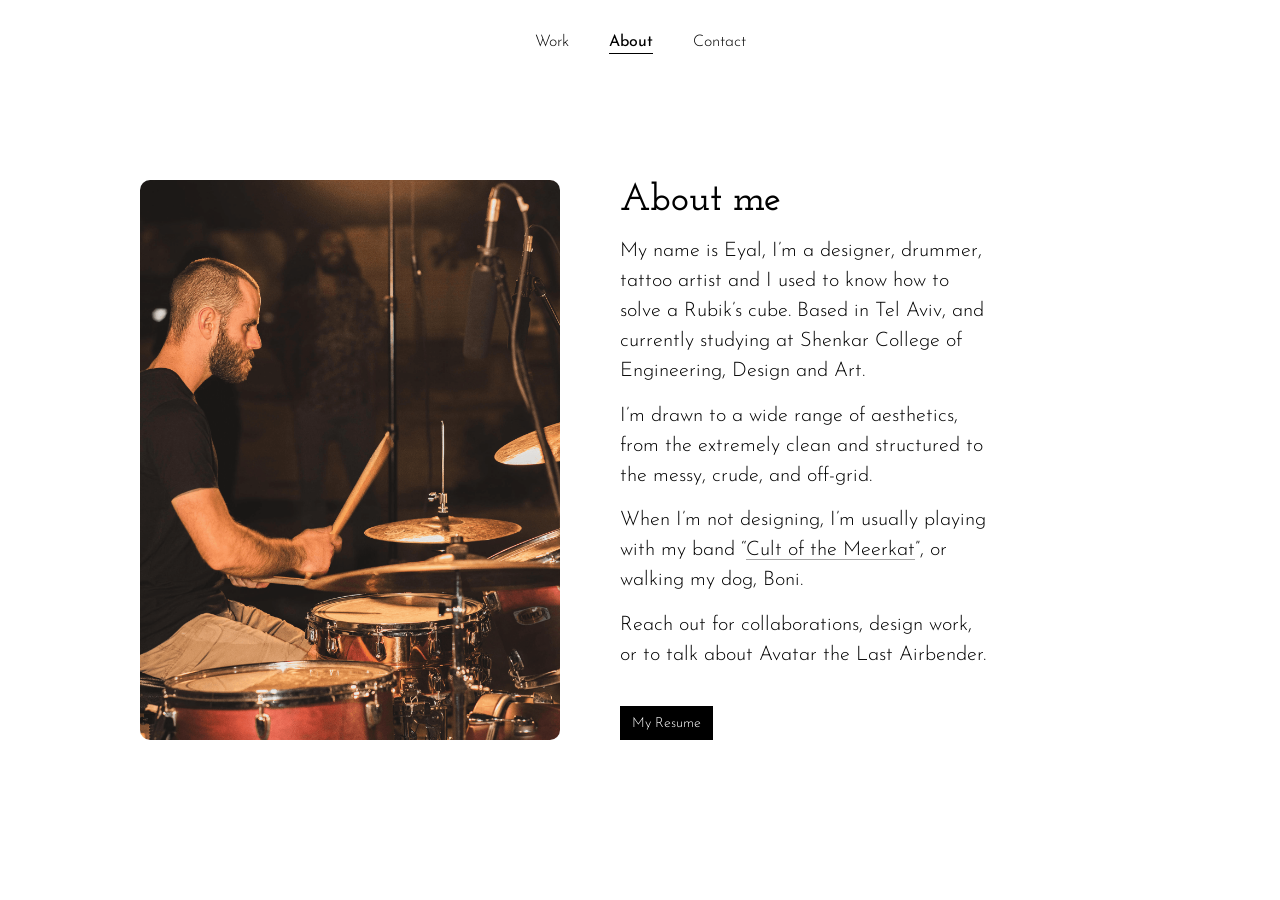
<file: about.html>
<!DOCTYPE html>
<html lang="en">
<head>
  <script>/* local only: lets me select text while working; the live site keeps it off */if(/^(localhost|127\.|192\.168\.|10\.|$)/.test(location.hostname))document.documentElement.classList.add("dev");</script>
  <meta charset="UTF-8">
  <meta name="viewport" content="width=device-width, initial-scale=1.0">
  <title>About - Eyal Raz</title>
  <meta property="og:type" content="website">
  <meta property="og:site_name" content="Eyal Raz">
  <meta property="og:title" content="About - Eyal Raz">
  <meta property="og:description" content="About Eyal Raz, web designer.">
  <meta property="og:url" content="https://eyalraz.com/about.html">
  <meta property="og:image" content="https://eyalraz.com/images/og.png?v=2">
  <meta property="og:image:width" content="1200">
  <meta property="og:image:height" content="630">
  <meta name="twitter:card" content="summary_large_image">
  <link rel="preconnect" href="https://fonts.googleapis.com">
  <link rel="preconnect" href="https://fonts.gstatic.com" crossorigin>
  <link href="https://fonts.googleapis.com/css2?family=Josefin+Sans:wght@100..700&family=Josefin+Slab:wght@100..700&display=swap" rel="stylesheet">
  <link rel="icon" type="image/png" sizes="32x32" href="images/favicon/favicon-32.png">
  <link rel="icon" type="image/png" sizes="16x16" href="images/favicon/favicon-16.png">
  <link rel="apple-touch-icon" sizes="180x180" href="images/favicon/apple-touch-icon.png">
  <link rel="stylesheet" href="styles.css?v=109">
  <script src="nav.js" defer></script>
</head>
<body>

  <header class="nav">
    <a href="./#work" class="nav-link">Work</a>
    <a href="about.html" class="nav-link is-current">About</a>
    <a href="contact.html" class="nav-link">Contact</a>
  </header>

  <!-- ── About ────────────────────────────────────────────── -->
  <section class="about" id="about">
    <div class="about-photo frame">
      <picture><source srcset="img/mobile/eyal.jpg" media="(max-width: 700px)"><img src="img/eyal.png" alt="Eyal Raz"></picture>
    </div>

    <div class="about-text">
      <h1 class="about-title">About me</h1>

      <div class="about-body">
      <p>My name is Eyal, I&rsquo;m a designer, drummer, tattoo artist and I used to know how to solve a Rubik&rsquo;s cube. Based in Tel Aviv, and currently studying at Shenkar College of Engineering, Design and Art.</p>
      <p>I&rsquo;m drawn to a wide range of aesthetics, from the extremely clean and structured to the messy, crude, and off-grid.</p>
      <p>When I&rsquo;m not designing, I&rsquo;m usually playing with my band &ldquo;<a href="https://www.instagram.com/cult.of.the.meerkat?cplk=NDB0cm1zdnh6ZWpj&utm_source=qr" target="_blank" rel="noopener">Cult of the Meerkat</a>&rdquo;, or walking my dog, Boni.</p>
      <p>Reach out for collaborations, design work, or to talk about Avatar the Last Airbender.</p>
      </div>

      <a href="resume.pdf" class="button" target="_blank" rel="noopener">My Resume</a>
    </div>
  </section>

</body>
</html>
</file>
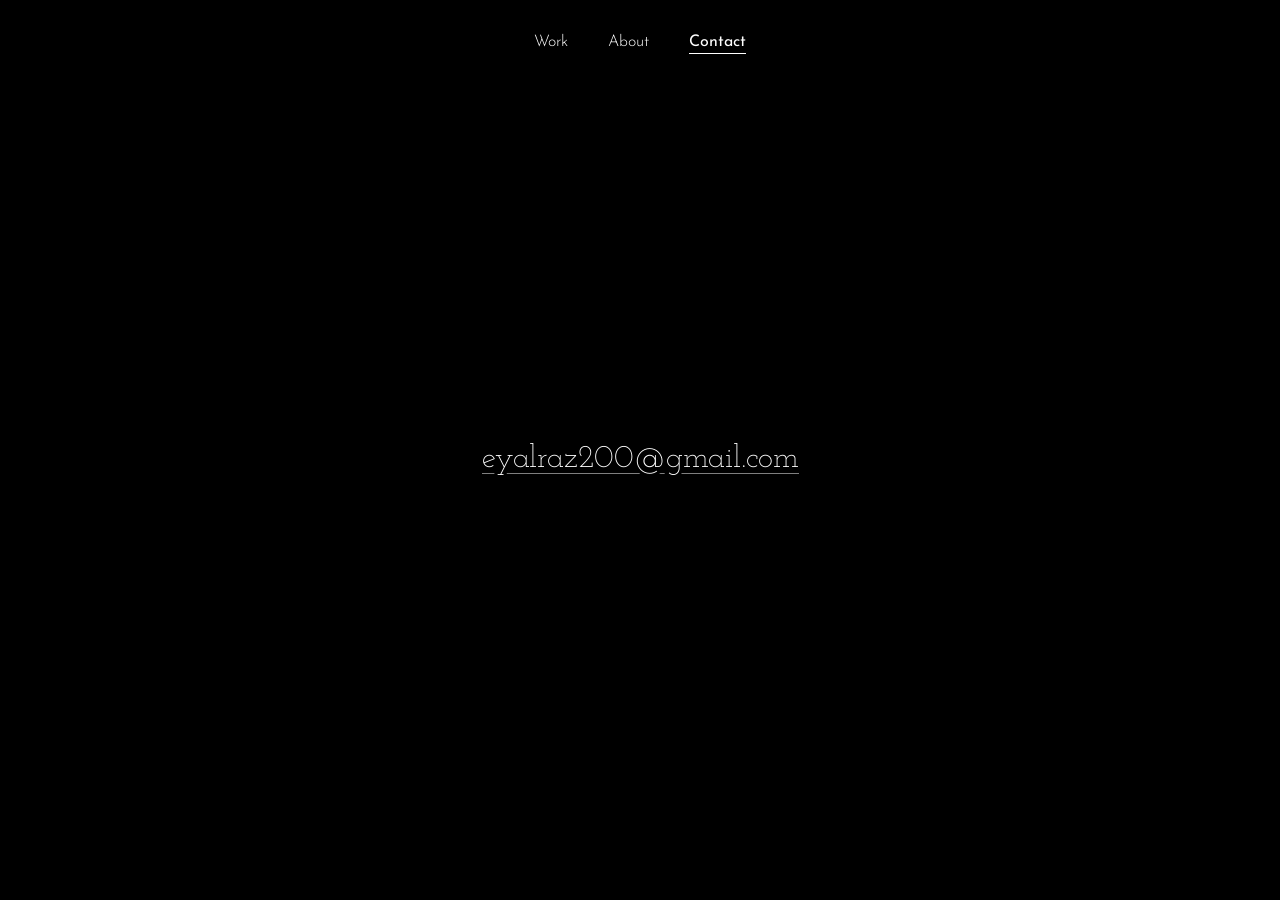
<file: contact.html>
<!DOCTYPE html>
<html lang="en">
<head>
  <script>/* local only: lets me select text while working; the live site keeps it off */if(/^(localhost|127\.|192\.168\.|10\.|$)/.test(location.hostname))document.documentElement.classList.add("dev");</script>
  <meta charset="UTF-8">
  <meta name="viewport" content="width=device-width, initial-scale=1.0">
  <title>Contact - Eyal Raz</title>
  <meta property="og:type" content="website">
  <meta property="og:site_name" content="Eyal Raz">
  <meta property="og:title" content="Contact - Eyal Raz">
  <meta property="og:description" content="Get in touch with Eyal Raz, web designer.">
  <meta property="og:url" content="https://eyalraz.com/contact.html">
  <meta property="og:image" content="https://eyalraz.com/images/og.png?v=2">
  <meta property="og:image:width" content="1200">
  <meta property="og:image:height" content="630">
  <meta name="twitter:card" content="summary_large_image">
  <link rel="preconnect" href="https://fonts.googleapis.com">
  <link rel="preconnect" href="https://fonts.gstatic.com" crossorigin>
  <link href="https://fonts.googleapis.com/css2?family=Josefin+Sans:wght@100..700&family=Josefin+Slab:wght@100..700&display=swap" rel="stylesheet">
  <link rel="icon" type="image/png" sizes="32x32" href="images/favicon/favicon-32.png">
  <link rel="icon" type="image/png" sizes="16x16" href="images/favicon/favicon-16.png">
  <link rel="apple-touch-icon" sizes="180x180" href="images/favicon/apple-touch-icon.png">
  <link rel="stylesheet" href="styles.css?v=109">
  <script src="nav.js" defer></script>
</head>
<body class="is-dark">

  <header class="nav">
    <a href="./#work" class="nav-link">Work</a>
    <a href="about.html" class="nav-link">About</a>
    <a href="contact.html" class="nav-link is-current">Contact</a>
  </header>

  <!-- ── Contact ──────────────────────────────────────────── -->
  <section class="contact" id="contact">
    <a href="mailto:eyalraz200@gmail.com" class="contact-email">eyalraz200@gmail.com</a>
  </section>

</body>
</html>
</file>
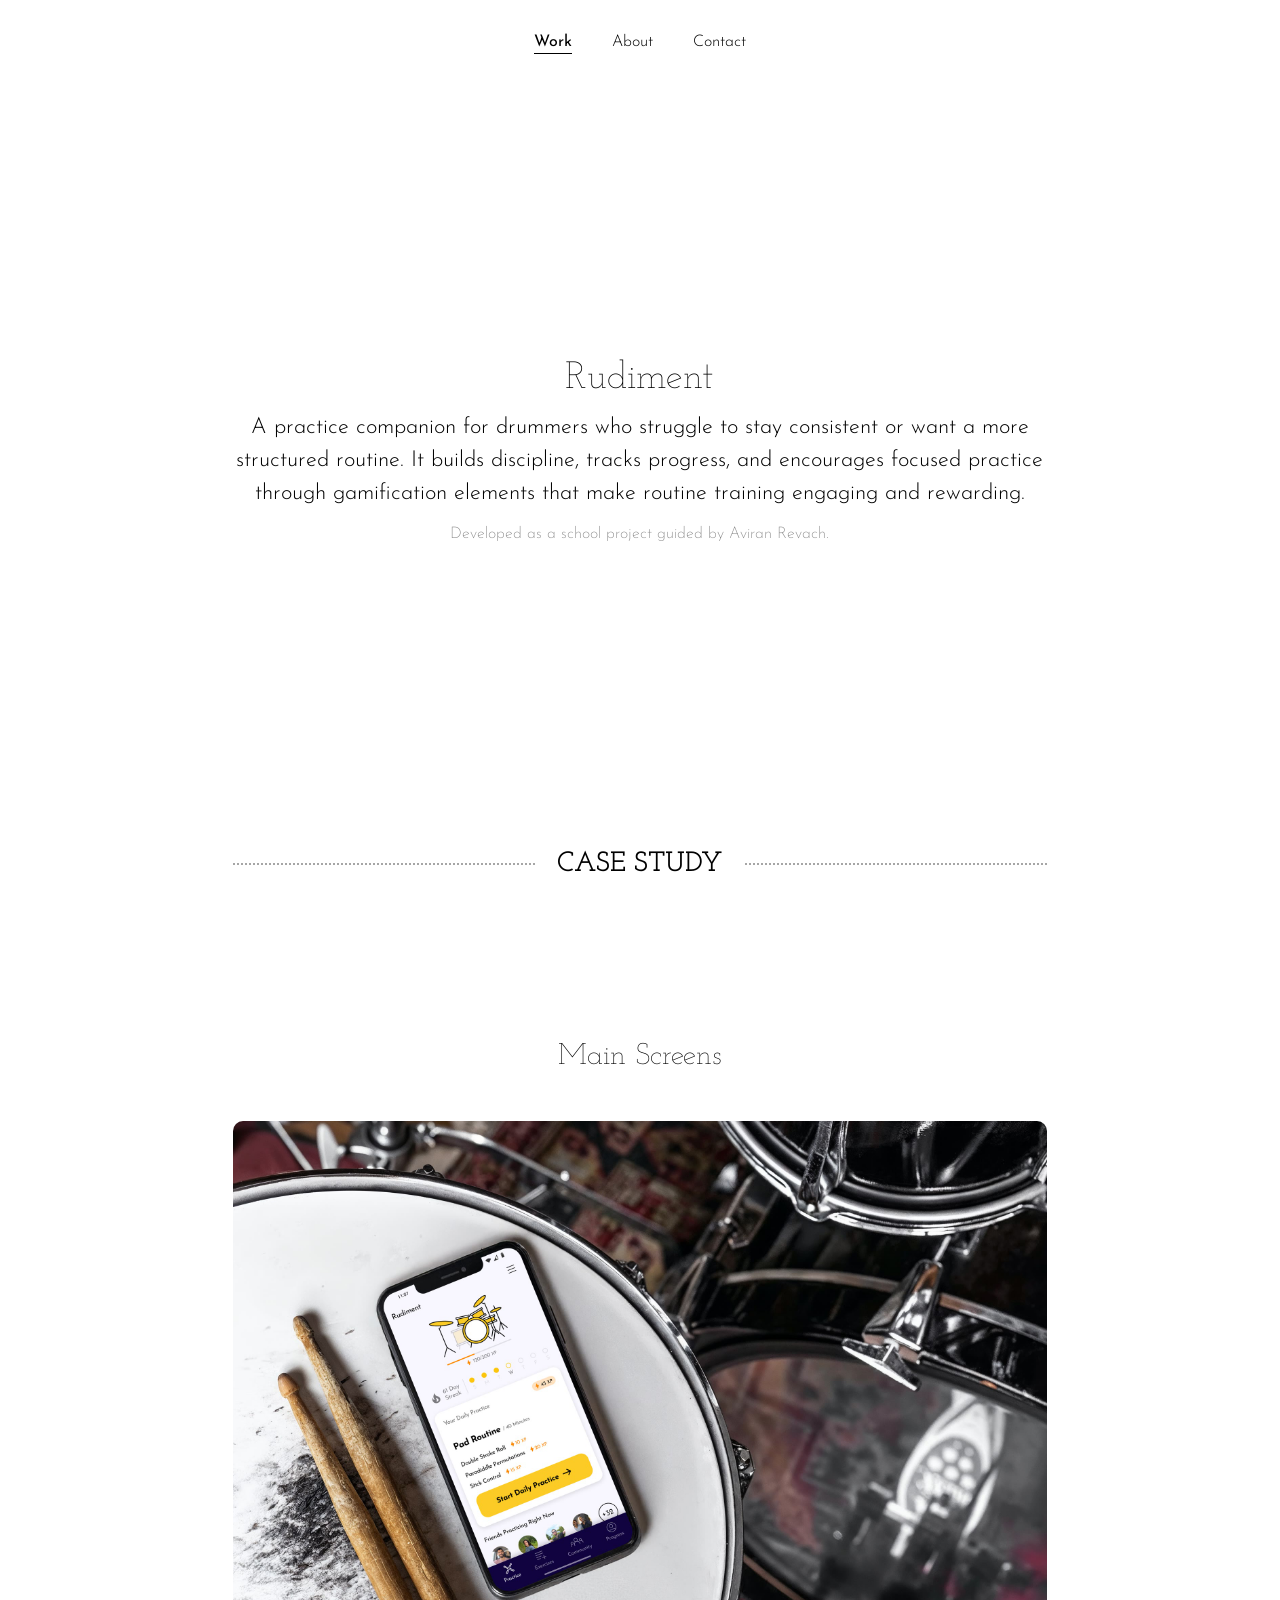
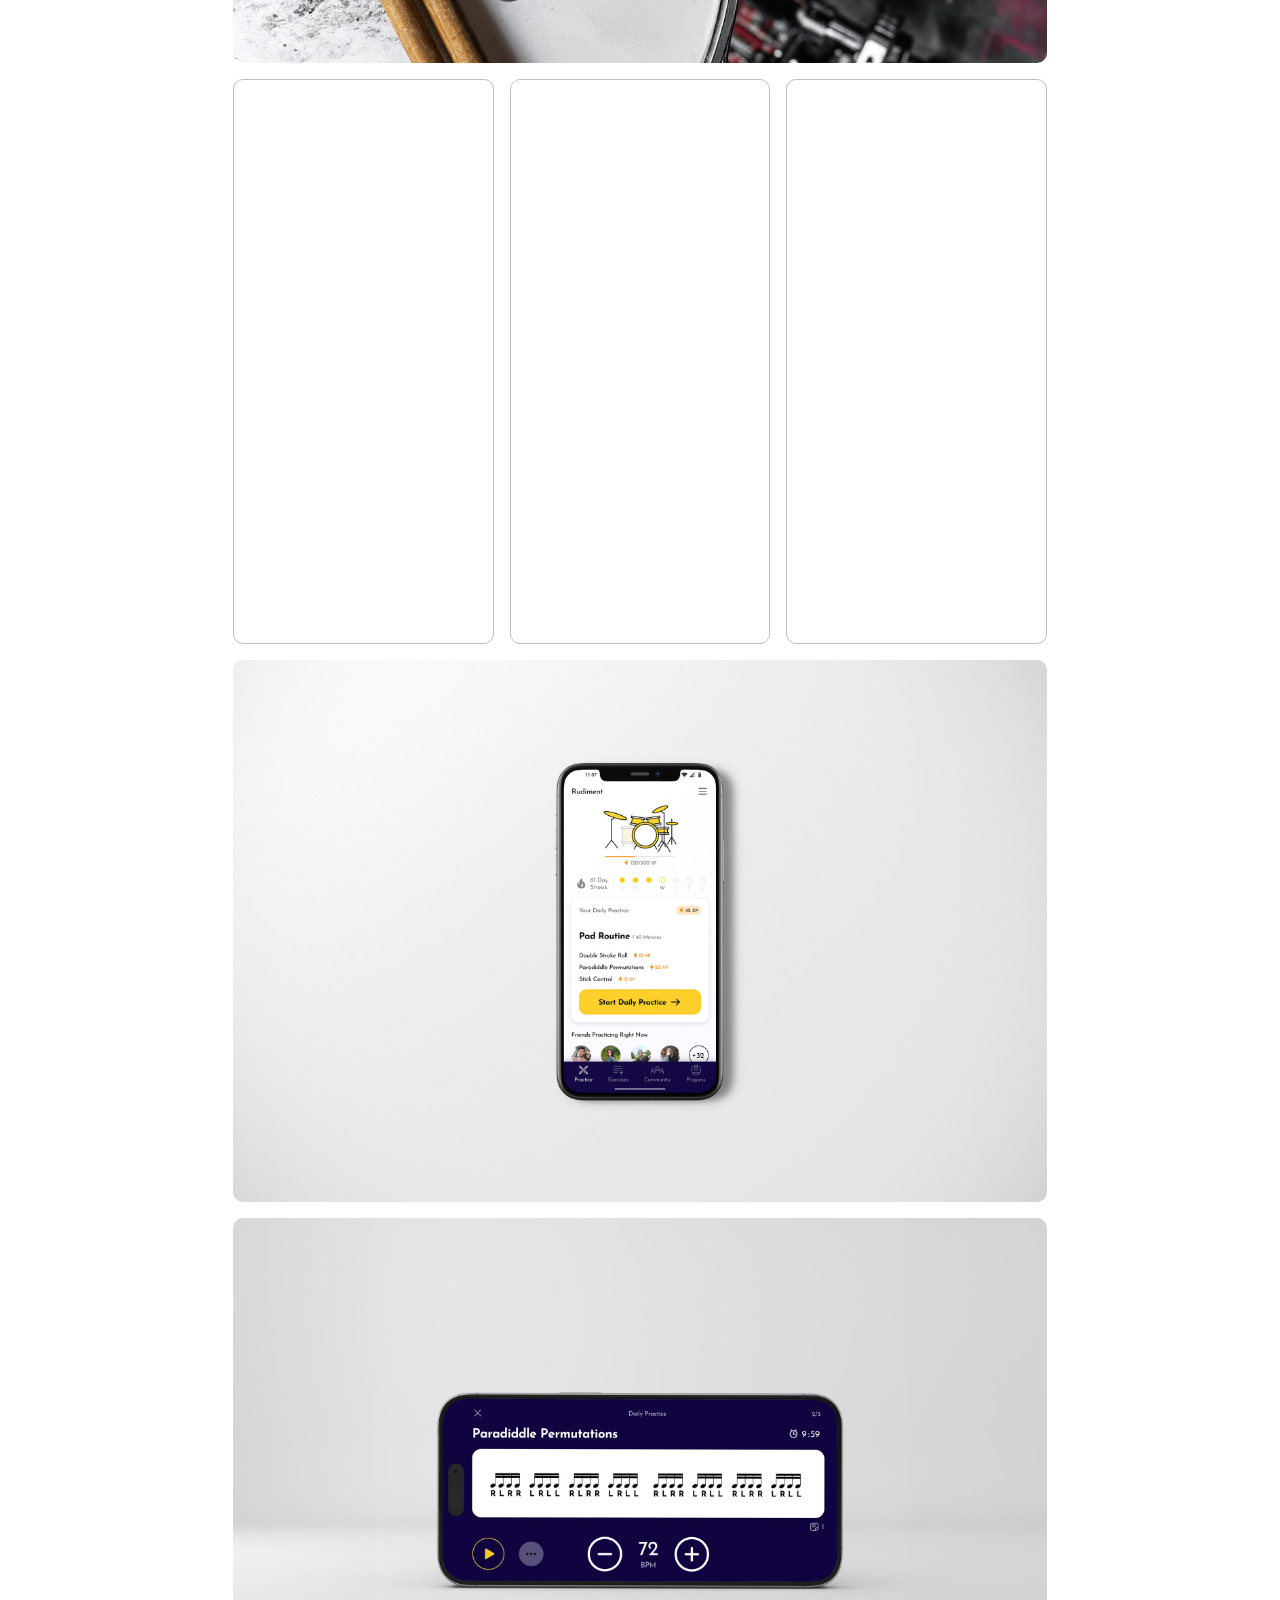
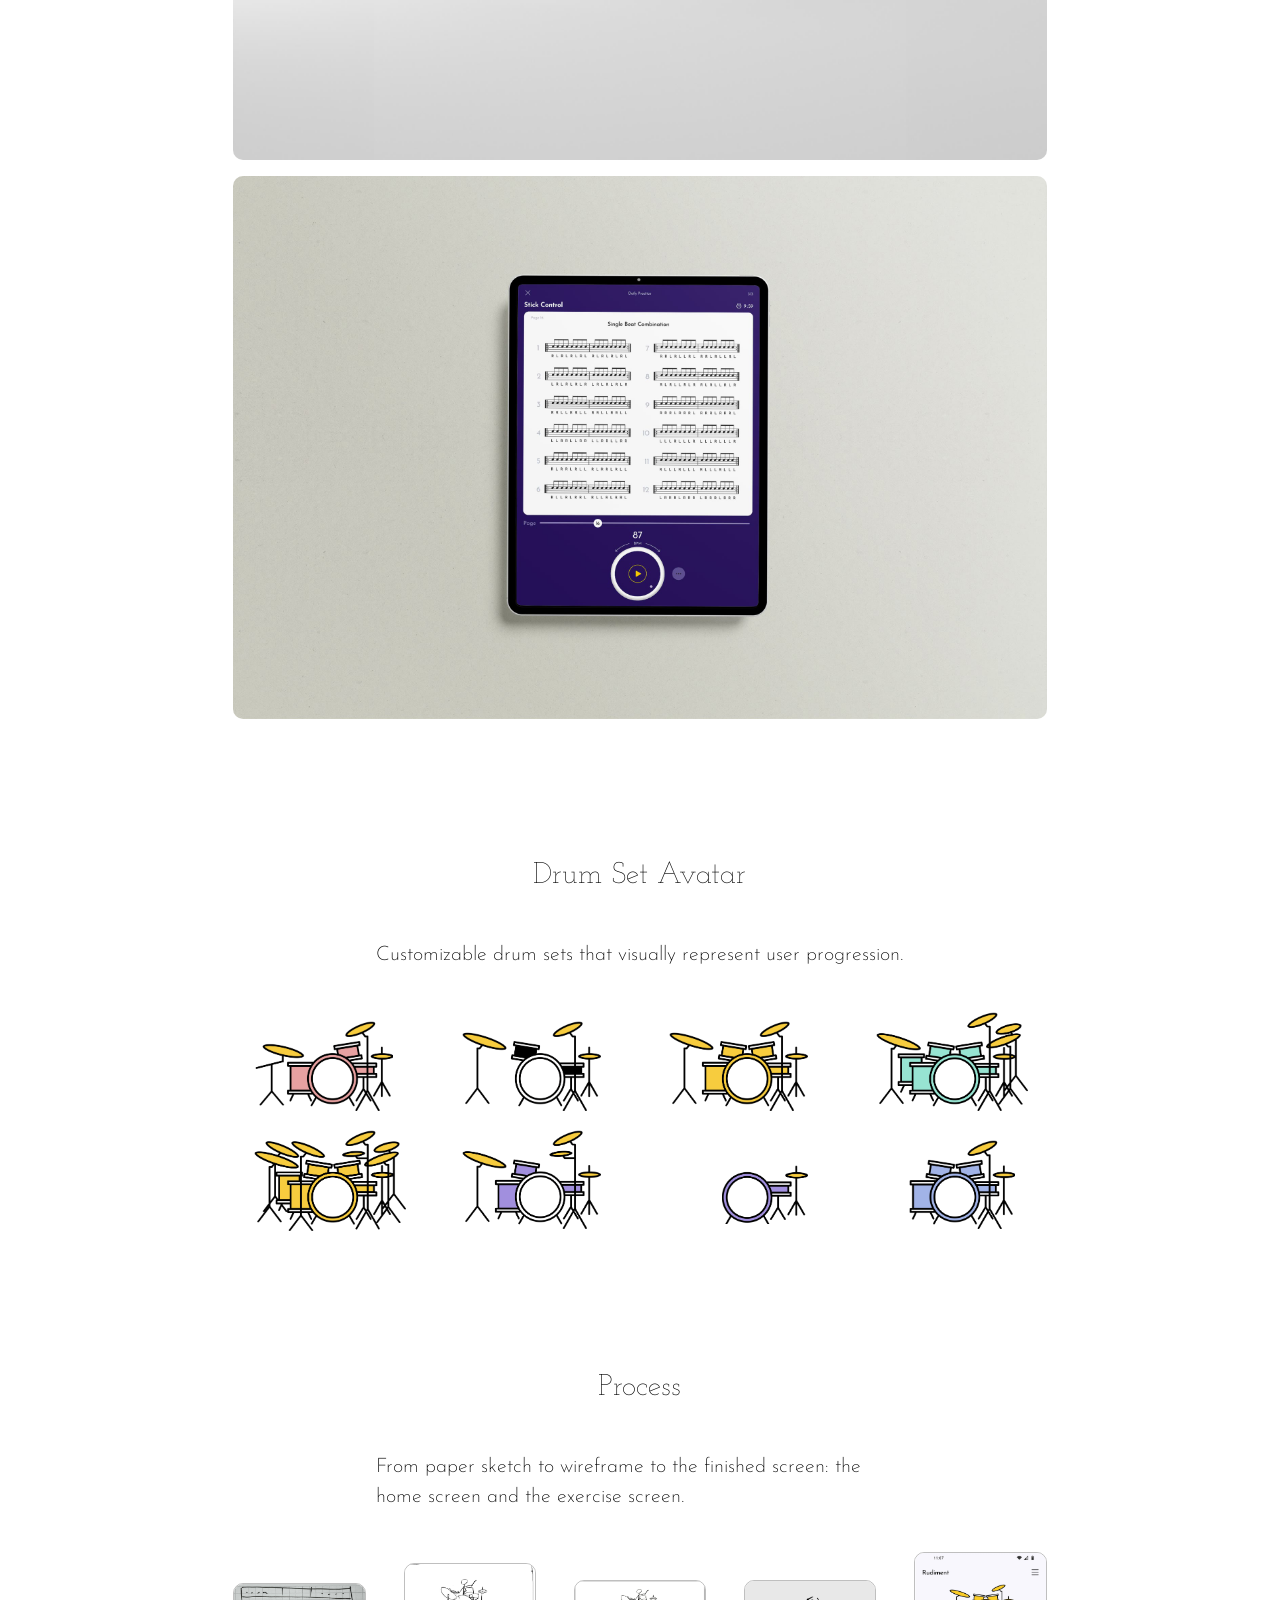
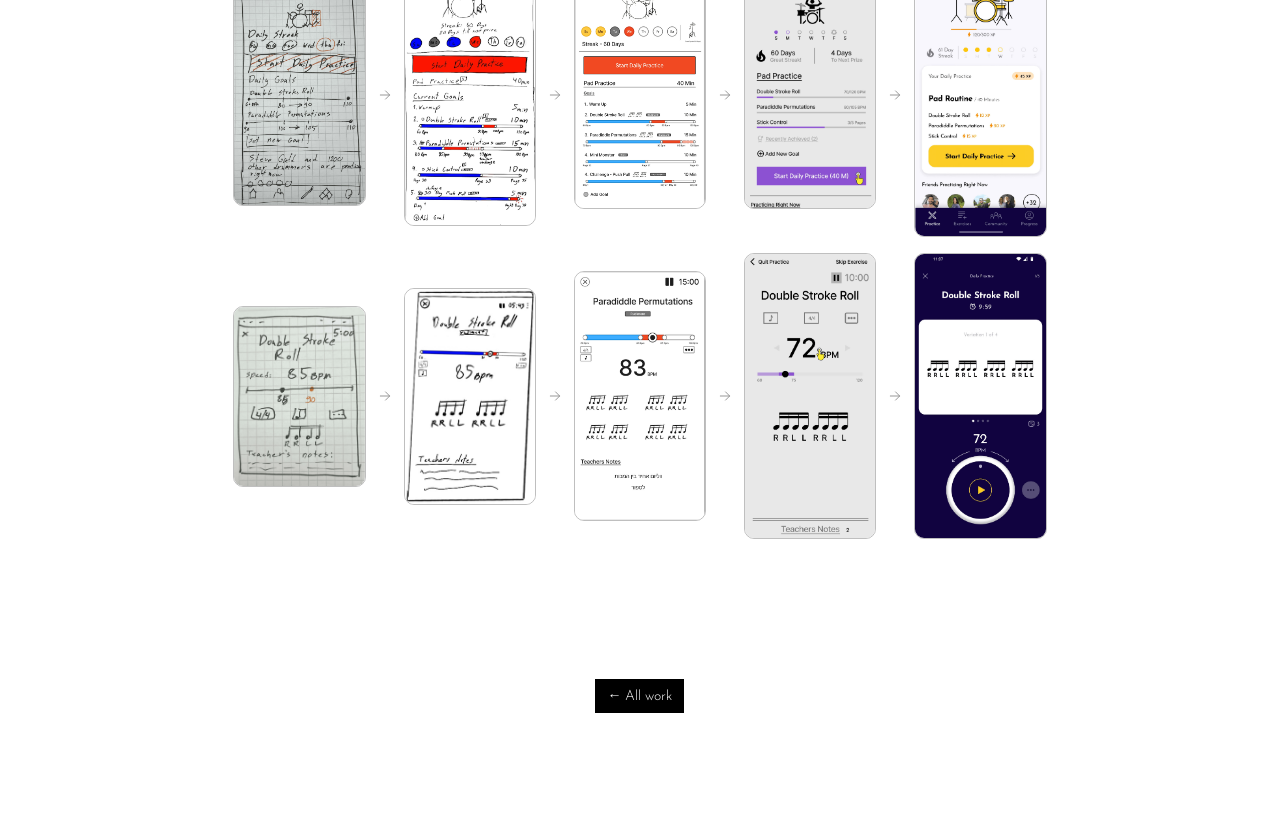
<file: rudiment.html>
<!DOCTYPE html>
<html lang="en">
<head>
  <script>/* local only: lets me select text while working; the live site keeps it off */if(/^(localhost|127\.|192\.168\.|10\.|$)/.test(location.hostname))document.documentElement.classList.add("dev");</script>
  <meta charset="UTF-8">
  <meta name="robots" content="noindex"><!-- held back: not linked from the site yet -->
  <meta name="viewport" content="width=device-width, initial-scale=1.0">
  <title>Rudiment - Eyal Raz</title>
  <meta property="og:type" content="website">
  <meta property="og:site_name" content="Eyal Raz">
  <meta property="og:title" content="Rudiment - Eyal Raz">
  <meta property="og:description" content="A practice companion app for drummers: structured routines, progress tracking and gamified practice.">
  <meta property="og:url" content="https://eyalraz.com/rudiment.html">
  <meta property="og:image" content="https://eyalraz.com/images/og.png?v=2">
  <meta property="og:image:width" content="1200">
  <meta property="og:image:height" content="630">
  <meta name="twitter:card" content="summary_large_image">
  <link rel="preconnect" href="https://fonts.googleapis.com">
  <link rel="preconnect" href="https://fonts.gstatic.com" crossorigin>
  <link href="https://fonts.googleapis.com/css2?family=Josefin+Sans:wght@100..700&family=Josefin+Slab:wght@100..700&display=swap" rel="stylesheet">
  <link rel="icon" type="image/png" sizes="32x32" href="images/favicon/favicon-32.png">
  <link rel="icon" type="image/png" sizes="16x16" href="images/favicon/favicon-16.png">
  <link rel="apple-touch-icon" sizes="180x180" href="images/favicon/apple-touch-icon.png">
  <link rel="stylesheet" href="styles.css?v=109">
  <script src="nav.js" defer></script>
</head>
<body>

  <header class="nav">
    <a href="./" class="nav-link is-current">Work</a>
    <a href="about.html" class="nav-link">About</a>
    <a href="contact.html" class="nav-link">Contact</a>
  </header>

  <main class="page page--study page--rud">

    <header class="page-head">
      <h1 class="project-title">Rudiment</h1>
      <p class="project-blurb study-lede">A practice companion for drummers who struggle to stay consistent or want a more structured routine. It builds discipline, tracks progress, and encourages focused practice through gamification elements that make routine training engaging and rewarding.</p>
      <p class="page-credit">Developed as a school project guided by Aviran Revach.</p>
      <div class="seam seam--study">
        <span class="seam-rule"></span>
        <span class="seam-label">Case Study</span>
        <span class="seam-rule"></span>
      </div>
    </header>

    <!-- ── Main screens ─────────────────────────────────────── -->
    <section class="page-section prose">
      <h2 class="section-title">Main Screens</h2>
      <div class="media-row"><img class="shot shot--bare" src="images/rudiment/hero.jpg" alt="The Rudiment home screen on a phone, lying on a snare drum"></div>
      <div class="media-row media-row--center">
        <div class="shot shot--phone shot--clip"><video src="vids/web/rudiment/home.mp4" autoplay muted loop playsinline preload="metadata" aria-label="The home screen: the drum set avatar, streak and the daily practice routine"></video></div>
        <div class="shot shot--phone shot--clip"><video src="vids/web/rudiment/exercise.mp4" autoplay muted loop playsinline preload="metadata" aria-label="An exercise: the notation and the metronome"></video></div>
        <div class="shot shot--phone shot--clip"><video src="vids/web/rudiment/streak.mp4" autoplay muted loop playsinline preload="metadata" aria-label="The streak screen after a session"></video></div>
      </div>
      <div class="media-row"><img class="shot shot--bare" src="images/rudiment/mock-phone.jpg" alt="The home screen on a phone" loading="lazy"></div>
      <div class="media-row"><img class="shot shot--bare" src="images/rudiment/mock-landscape.jpg" alt="An exercise in landscape, the phone turned on its side" loading="lazy"></div>
      <div class="media-row"><img class="shot shot--bare" src="images/rudiment/mock-tablet.jpg" alt="The exercise list on a tablet" loading="lazy"></div>
    </section>

    <!-- ── Drum set avatar ──────────────────────────────────── -->
    <section class="page-section prose">
      <h2 class="section-title">Drum Set Avatar</h2>
      <p>Customizable drum sets that visually represent user progression.</p>
      <div class="media-row kit-grid">
        <div class="kit" style="--w: 1655; --cx: 930; --cy: 714"><img class="shot shot--kit" src="images/rudiment/kit-1.png" alt="Drum set avatar, purple and yellow" loading="lazy"></div>
        <div class="kit" style="--w: 1701; --cx: 966; --cy: 714"><img class="shot shot--kit" src="images/rudiment/kit-2.png" alt="Drum set avatar, black and white" loading="lazy"></div>
        <div class="kit" style="--w: 1701; --cx: 966; --cy: 714"><img class="shot shot--kit" src="images/rudiment/kit-3.png" alt="Drum set avatar, yellow" loading="lazy"></div>
        <div class="kit" style="--w: 1845; --cx: 966; --cy: 828"><img class="shot shot--kit" src="images/rudiment/kit-4.png" alt="Drum set avatar, green and teal" loading="lazy"></div>
        <div class="kit" style="--w: 1845; --cx: 966; --cy: 828"><img class="shot shot--kit" src="images/rudiment/kit-5.png" alt="Drum set avatar, yellow sparkle" loading="lazy"></div>
        <div class="kit" style="--w: 1701; --cx: 966; --cy: 828"><img class="shot shot--kit" src="images/rudiment/kit-6.png" alt="Drum set avatar, red" loading="lazy"></div>
        <div class="kit" style="--w: 1039; --cx: 304; --cy: 390"><img class="shot shot--kit" src="images/rudiment/kit-7.png" alt="Drum set avatar, a single drum" loading="lazy"></div>
        <div class="kit" style="--w: 1279; --cx: 554; --cy: 714"><img class="shot shot--kit" src="images/rudiment/kit-8.png" alt="Drum set avatar, small kit" loading="lazy"></div>
      </div>
    </section>

    <!-- ── Process ──────────────────────────────────────────── -->
    <section class="page-section prose">
      <h2 class="section-title">Process</h2>
      <p>From paper sketch to wireframe to the finished screen: the home screen and the exercise screen.</p>
      <div class="media-row process-row">
        <img class="shot" src="images/rudiment/process-1.jpg" alt="Home screen, paper sketch" loading="lazy">
        <span class="process-arrow" aria-hidden="true"></span>
        <img class="shot" src="images/rudiment/process-2.jpg" alt="Home screen, first wireframe" loading="lazy">
        <span class="process-arrow" aria-hidden="true"></span>
        <img class="shot" src="images/rudiment/process-3.jpg" alt="Home screen, refined wireframe" loading="lazy">
        <span class="process-arrow" aria-hidden="true"></span>
        <img class="shot" src="images/rudiment/process-4.jpg" alt="Home screen, greyscale layout" loading="lazy">
        <span class="process-arrow" aria-hidden="true"></span>
        <img class="shot" src="images/rudiment/process-5.jpg" alt="Home screen, final" loading="lazy">
      </div>
      <div class="media-row process-row">
        <img class="shot" src="images/rudiment/process-6.jpg" alt="Exercise screen, paper sketch" loading="lazy">
        <span class="process-arrow" aria-hidden="true"></span>
        <img class="shot" src="images/rudiment/process-7.jpg" alt="Exercise screen, first wireframe" loading="lazy">
        <span class="process-arrow" aria-hidden="true"></span>
        <img class="shot" src="images/rudiment/process-8.jpg" alt="Exercise screen, refined wireframe" loading="lazy">
        <span class="process-arrow" aria-hidden="true"></span>
        <img class="shot" src="images/rudiment/process-9.jpg" alt="Exercise screen, greyscale layout" loading="lazy">
        <span class="process-arrow" aria-hidden="true"></span>
        <img class="shot" src="images/rudiment/process-10.jpg" alt="Exercise screen, final" loading="lazy">
      </div>
    </section>

    <nav class="page-foot">
      <a href="./" class="button">&larr; All work</a>
    </nav>

  </main>

</body>
</html>
</file>
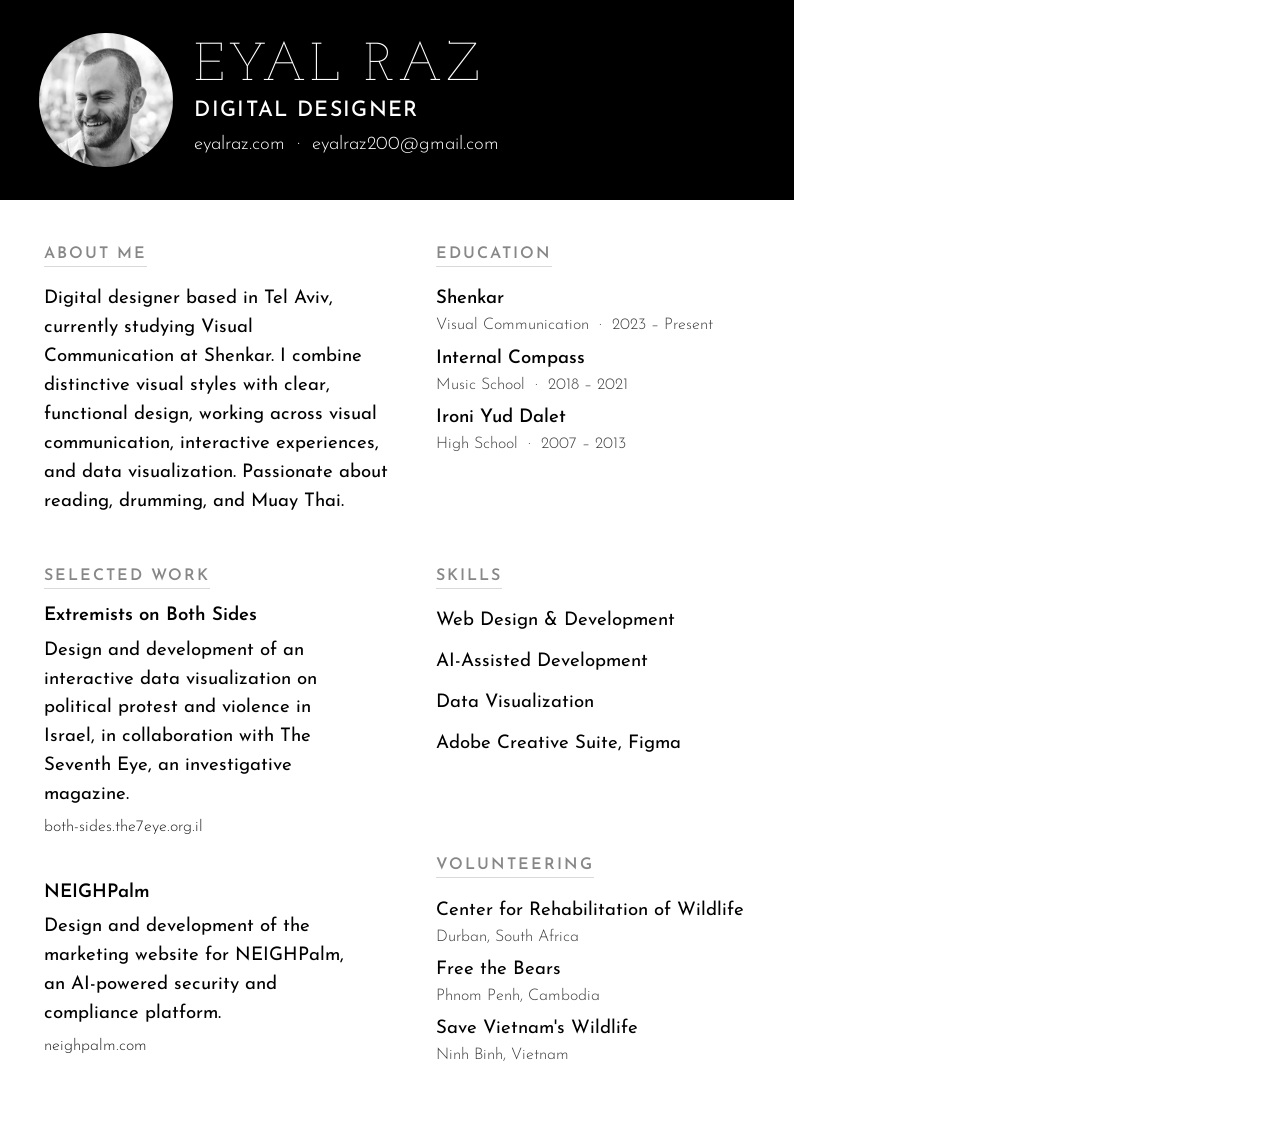
<file: resume-src/cv.html>
<!doctype html>
<html lang="en">
<head>
<meta charset="utf-8">
<title>Eyal Raz - CV</title>
<style>
  @font-face { font-family: 'Josefin Sans'; src: url('fonts/JosefinSans[wght].ttf'); font-weight: 100 700; }
  @font-face { font-family: 'Josefin Slab'; src: url('fonts/JosefinSlab[wght].ttf'); font-weight: 100 700; }

  /* 1 Figma px == 1pt; the A4 frame is 595 x 842 */
  @page { size: A4; margin: 0; }
  * { box-sizing: border-box; margin: 0; }
  html, body { width: 210mm; height: 297mm; }  /* exact A4; the layout below is in pt, 1 Figma px = 1pt */
  body {
    position: relative; overflow: hidden;
    background: #fff; color: #000;
    font-family: 'Josefin Sans', sans-serif;
    font-size: 14pt; line-height: 1.55;
  }
  a { color: inherit; text-decoration: none; }

  /* ── header band ── */
  .band { position: absolute; left: 0; right: 0; top: 0; height: 150pt; background: #000; color: #fff; }
  .photo {
    position: absolute; left: 29.29pt; top: 25pt;
    width: 100.31pt; height: 100.31pt; border-radius: 50%; overflow: hidden;
  }
  .photo img { position: absolute; width: 196.37%; height: 304.81%; left: -61.05%; top: -45.76%; }
  .name {
    position: absolute; left: 145.74pt; top: 30pt;
    font-family: 'Josefin Slab', serif; font-weight: 200;
    font-size: 40pt; line-height: 1; letter-spacing: 3pt; text-transform: uppercase; white-space: nowrap;
  }
  .role {
    position: absolute; left: 145.74pt; top: 75.3pt;
    font-weight: 500; font-size: 16pt; line-height: 1; letter-spacing: 1pt; text-transform: uppercase; white-space: nowrap;
  }
  .mail { position: absolute; left: 145.74pt; top: 98.5pt;   /* name+role+contact block centred on the photo (75.15pt) */ font-weight: 300; font-size: 14pt; white-space: nowrap; }

  /* ── rows: every section heading in a row shares the same top ── */
  .rows { position: absolute; left: 33pt; top: 184.36pt; right: 30pt; }  /* left edge = photo edge */
  .row { display: flex; }
  .rows > * + * { margin-top: 38pt; }
  .row > .work { flex: none; }
  .row > .work:first-child { width: 282pt; }
  .work + .work { margin-top: 0; }
  .row section { flex: none; }
  .work + .work { margin-top: 32pt; }
  .row section:first-child { width: 294pt; }   /* right column starts at 327pt */   /* right column starts at 315pt */
  .row section:last-child  { width: 240pt; }

  h2 {
    font-weight: 600; font-size: 12pt; line-height: 1; letter-spacing: 1.5pt;
    text-transform: uppercase; color: rgba(0,0,0,.47);
    margin-bottom: 14pt;
  }
  h2 span { display: inline-block; padding-bottom: 3pt; border-bottom: 0.5pt solid rgba(0,0,0,.15); }
  h3 { font-weight: 600; font-size: 14pt; line-height: 1; margin-bottom: 8pt; }
  p  { font-weight: 400; }
  .item + .item { margin-top: 6pt; }
  .item h4 { font-weight: 500; font-size: 14pt; line-height: 1.55; }
  .item .sub { font-weight: 300; font-size: 12pt; line-height: 1.4; color: #3c3c3c; white-space: nowrap; }
  .skills p + p { margin-top: 9pt; }
  .work p { margin-top: 0; }
  .url { display: inline-block; margin-top: 4pt; font-weight: 300; font-size: 12pt; line-height: 1.4; color: #222; }
</style>
</head>
<body>

<header class="band">
  <div class="photo"><img src="img/photo.jpg" alt="Eyal Raz"></div>
  <div class="name">Eyal Raz</div>
  <div class="role">Digital Designer</div>
  <div class="mail"><a href="https://eyalraz.com">eyalraz.com</a> &nbsp;·&nbsp; <a href="mailto:eyalraz200@gmail.com">eyalraz200@gmail.com</a></div>
</header>

<div class="rows">
<div class="row">
  <section>
    <h2><span>About me</span></h2>
    <p style="width:258pt">Digital designer based in Tel Aviv, currently studying Visual Communication at Shenkar. I combine distinctive visual styles with clear, functional design, working across visual communication, interactive experiences, and data visualization. Passionate about reading, drumming, and Muay Thai.</p>
  </section>
  <section>
    <h2><span>Education</span></h2>
    <div class="item"><h4>Shenkar</h4><div class="sub">Visual Communication &nbsp;·&nbsp; 2023 – Present</div></div>
    <div class="item"><h4>Internal Compass</h4><div class="sub">Music School &nbsp;·&nbsp; 2018 – 2021</div></div>
    <div class="item"><h4>Ironi Yud Dalet</h4><div class="sub">High School &nbsp;·&nbsp; 2007 – 2013</div></div>
  </section>
</div>

<div class="row">
  <section>
    <h2><span>Selected work</span></h2>
    <div class="work">
      <h3>Extremists on Both Sides</h3>
      <p style="width:240pt">Design and development of an interactive data visualization on political protest and violence in Israel, in collaboration with The Seventh Eye, an investigative magazine.</p>
      <a class="url" href="https://both-sides.the7eye.org.il/">both-sides.the7eye.org.il</a>
    </div>
    <div class="work">
      <h3>NEIGHPalm</h3>
      <p style="width:240pt">Design and development of the marketing website for NEIGHPalm, an AI-powered security and compliance platform.</p>
      <a class="url" href="https://www.neighpalm.com/">neighpalm.com</a>
    </div>
  </section>
  <section>
    <h2><span>Skills</span></h2>
    <div class="skills">
      <p>Web Design &amp; Development</p>
      <p>AI-Assisted Development</p>
      <p>Data Visualization</p>
      <p>Adobe Creative Suite, Figma</p>
    </div>
    <div class="vol" style="margin-top:73.5pt">  <!-- heading baseline on the NEIGHPalm title baseline -->
      <h2><span>Volunteering</span></h2>
      <div class="item"><h4 style="font-weight:400">Center for Rehabilitation of Wildlife</h4><div class="sub">Durban, South Africa</div></div>
      <div class="item"><h4 style="font-weight:400">Free the Bears</h4><div class="sub">Phnom Penh, Cambodia</div></div>
      <div class="item"><h4 style="font-weight:400">Save Vietnam's Wildlife</h4><div class="sub">Ninh Binh, Vietnam</div></div>
    </div>
  </section>
</div>
</div>

</body>
</html>
</file>
<file: styles.css>
/* ── Base ─────────────────────────────────────────────── */

*,
*::before,
*::after {
  box-sizing: border-box;
}

html {
  scroll-behavior: smooth;
}

body {
  margin: 0;
  background: #fff;
  color: #000;
  font-family: 'Josefin Sans', sans-serif;
  font-weight: 300;
  /* no text highlighting: the site reads as a designed piece, not a document.
     Lifted on localhost (html.dev, set by the one-liner in each page's head). */
  -webkit-user-select: none;
  user-select: none;
}

html.dev body {
  -webkit-user-select: text;
  user-select: text;
}

h1,
h2,
p {
  margin: 0;
}

a {
  color: inherit;
  text-decoration: none;
}

/* ── Layout grid (desktop) ────────────────────────────── */
/* 12 columns across the viewport. Content blocks align to it via --content. */
:root {
  --grid-cols: 12;
  --grid-margin: 24px;
  --grid-gutter: 24px;
}

/* ── Nav ──────────────────────────────────────────────── */

.nav {
  position: fixed;
  top: 0;
  /* the fill's bottom edge IS the current link's underline: at rest it sits
     right on it (--ul-rest: the underline's offset below the line box, measured
     by nav.js), and once scrolled both land on the 12px edge together */
  --nav-pad-scrolled: 12px;
  --ul-rest: 2px;
  padding: 34px 0 var(--ul-rest);
  background: #fff;
  left: 0;
  right: 0;
  z-index: 10;
  display: flex;
  justify-content: center;
  gap: 40px;
  font-size: 16px;
  transition: padding 0.58s ease;
}

/* scrolled (nav.js): the top padding drops to match the bottom, so the stuck
   bar sits evenly around the links instead of carrying the hero's headroom.
   The bottom loses the underline's 0.25em (4px at 16px) too: it is undrawn
   while scrolled, so the padding measures from the letters, not from it */
.nav.is-scrolled {
  padding-top: 16px;
  padding-bottom: var(--nav-pad-scrolled);
}

/* scrolled: hover is a weight change, not an underline */
.nav.is-scrolled .nav-link:hover { font-weight: 400; }
.nav.is-scrolled .nav-link:not(.is-current):hover::after { transform: scaleX(0); }

/* scrolled: the current link's underline becomes the bar's hairline — it
   slides down to the bar's bottom edge, stretches to the full width and fades
   to 12%. --ul-dx / --ul-dy / --ul-sx are measured by nav.js. */
.nav.is-scrolled .nav-link.is-current::after {
  transform: translate(var(--ul-dx, 0px), calc(var(--nav-pad-scrolled) - var(--ul-rest))) scaleX(var(--ul-sx, 1));
  height: 0.5px;
  opacity: 0.12;
}

.nav-link {
  font-weight: 300;
  position: relative;
  text-decoration: none;
  transition: font-weight 0.2s ease; /* smooth: the font is loaded as a variable range */
}

/* the underline is a drawn hairline, not the browser's: a native 0.5px
   underline gets rounded up to a whole pixel, this stays half a pixel.
   It is always there, drawn in from the left on hover (scaled to nothing
   until then) — so nothing shifts. */
.nav-link::after {
  content: "";
  position: absolute;
  left: 0;
  right: 0;
  bottom: -0.25em;
  height: 0.5px;
  background: currentColor;
  transform: scaleX(0);
  transform-origin: left;
  transition: transform 0.18s ease, opacity 0.4s ease-out; /* the fade leads the move; thickness snaps */
}

.nav .nav-link:hover::after { /* always drawn on hover, scrolled or not */
  transform: scaleX(1);
}

.nav-link.is-current {
  font-weight: 400;
}

.nav-link.is-current::after {
  transform: scaleX(1);
  height: 1px;
  transition-duration: 0.58s; /* the move to the hairline runs with the padding */
}

/* ── Hero ─────────────────────────────────────────────── */

.hero {
  position: relative;
  min-height: 100vh;
  /* svh = the viewport with mobile browser chrome showing, so the seam
     isn't pushed under the address bar on a phone */
  min-height: 100svh;
  /* --vvh: the height the phone ACTUALLY shows, measured by the script in
     index.html. Some browsers (in-app ones, Safari with its bar expanded on a
     first visit) report a taller svh than they paint, and the seam lands under
     the bottom bar until a refresh. */
  min-height: var(--vvh, 100svh);
  display: flex;
  align-items: center;
  justify-content: center;
  padding: 0 16px;
}

.nameplate {
  width: 348px;
  max-width: 100%;
  padding: 27px 20px;
  background: #000;
  display: flex;
  flex-direction: column;
  align-items: center;
  /* name → rule; the rule → role gap is the role's own padding-top below */
  gap: 16px;
  text-align: center;
  text-transform: uppercase;
  white-space: nowrap;
}

/* the rule sits on the role element but is sized to the TITLE: the insets
   below put its ends 1px INSIDE the title's letters (measured live, desktop;
   the role box is 288.7px wide, the title's letters 287.1px, the line 285.1px). It is drawn by
   ::before (not the border) so the reveal can sweep it in left → right; the
   transparent border keeps the 1px in the layout. */
.nameplate-role {
  position: relative;
  padding-top: 16px;
  border-top: 1px solid transparent;
}

.nameplate-role::before {
  content: '';
  position: absolute;
  top: -1px;
  left: 1.81px;
  right: 1.81px;
  height: 1px;
  background: rgba(255, 255, 255, 0.24);
  transform-origin: 0 50%;
  animation: rule-draw var(--rv-rule-dur) cubic-bezier(.2, .7, .2, 1) var(--rv-rule-at) both;
}

/* trim the font's built-in space above the caps and below the baseline,
   so the gaps measure from the letters themselves */
.nameplate-name,
.nameplate-role {
  margin: 0;
  text-box: trim-both cap alphabetic;
}

.nameplate-name {
  font-family: 'Josefin Slab', serif;
  font-weight: 100;
  font-size: 54px;
  line-height: 1;
  letter-spacing: 3.6px;
  /* centred by its letters: the trailing letter-space pushes the word left by
     half a space, so nudge it back by half (3.6 / 2) */
  transform: translateX(1.8px);
  color: #fff;
}

.nameplate-role {
  font-weight: 500;
  font-size: 30px;   /* tuned by eye with the title at 54px */
  letter-spacing: 0.2px;
  line-height: 1;
  color: #fff;
}

/* ── Hero reveal ──────────────────────────────────────────
   Every number lives in the script under the hero in index.html (one
   TIMING table); it writes them here as --rv-* custom properties and
   builds the per-letter spans. Sequence: the nameplate widens from a thin
   centre line, holds, opens up; the name then the role type in while the
   rule under the name sweeps left → right; after a gap, the seam's dotted
   rules grow out from "Work" as it types in. */
.nameplate {
  animation: nameplate-open var(--rv-box-dur) cubic-bezier(.2, .7, .2, 1) both;
}

@keyframes nameplate-open {
  /* widen → hold → open: 340 / 210 / 425 ms of 975 */
  0%       { clip-path: inset(calc(50% - .5px) 50%); }
  34.9%    { clip-path: inset(calc(50% - .5px) 0); }
  56.4%    { clip-path: inset(calc(50% - .5px) 0); }
  100%     { clip-path: inset(0); }
}

@keyframes rule-draw {
  from { transform: scaleX(0); }
  to   { transform: scaleX(1); }
}

/* the seam rules are dotted, so they're uncovered in place (clip-path)
   rather than scaled: the dots stay put and appear one by one */
@keyframes seam-draw-left  { from { clip-path: inset(0 0 0 100%); } to { clip-path: inset(0); } }
@keyframes seam-draw-right { from { clip-path: inset(0 100% 0 0); } to { clip-path: inset(0); } }

/* one span per letter, laid out in full from the start and switched visible
   one at a time, so nothing re-centres while a word types in */
.letter {
  visibility: hidden;
  animation: letter-in 1ms linear both;
}

@keyframes letter-in {
  from { visibility: hidden; }
  to   { visibility: visible; }
}

.seam-rule {
  animation: seam-draw-left var(--rv-seam-dur) linear var(--rv-seam-at) both;
}
.seam-rule:last-child { animation-name: seam-draw-right; }

/* rv-off: set by the script for one frame to restart the sequence. */
html.rv-off .nameplate, html.rv-off .nameplate-role::before, html.rv-off .seam-rule {
  animation: none;
}

@media (prefers-reduced-motion: reduce) {
  .nameplate, .nameplate-role::before, .seam-rule, .letter {
    animation: none;
    visibility: visible;
  }
}

/* "WORK" label with dotted rules running out to both edges.
   Pinned to the bottom of the hero's screen, so it sits just above the fold. */
.seam {
  position: absolute;
  left: 67px;
  right: 67px;
  bottom: 0;
  display: flex;
  align-items: center;
  /* keeps the label's descenders off the very edge */
  padding-bottom: 22px;
}

.seam-rule {
  flex: 1;
  border-top: 2px dotted rgba(0, 0, 0, 0.35);
}

.seam-label {
  padding: 0 22px;
  font-family: 'Josefin Slab', serif;
  font-weight: 600;
  font-size: 28px;
  line-height: 1;
  text-transform: uppercase;
  /* trim the box to the caps, so centring the rules against it puts them on
     the visual middle of the letters rather than of the font's line box */
  text-box: trim-both cap alphabetic;
}

/* ── Work ─────────────────────────────────────────────── */

.work {
  padding: 280px 24px 120px;
}

.project {
  width: 100%;
  /* one column of the 12-column page grid */
  --col: calc((100% - 11 * var(--grid-gutter)) / 12);
  margin: 0 auto;
  display: flex;
  flex-direction: column;
  align-items: center;
  text-align: center;
}

.project + .project {
  margin-top: 200px;
}

.project-title {
  font-family: 'Josefin Slab', serif;
  font-weight: 300;
  font-size: 38px;
  line-height: 1.1;
}

.project-blurb {
  margin-top: 16px;
  max-width: 720px;
  font-family: 'Josefin Sans', sans-serif;
  font-weight: 200;
  font-size: 20px;
  line-height: 1.5;
}

.project-blurb a,
.about-body a {
  text-decoration: underline;
  text-underline-offset: 0.2em;
  text-decoration-thickness: 0.5px;
  text-decoration-color: color-mix(in srgb, currentColor 35%, transparent);
  transition: text-decoration-color 0.18s ease;
}

.project-blurb a:hover,
.about-body a:hover {
  text-decoration-color: currentColor;
}

.project-actions {
  margin-top: 42px;
  display: flex;
  gap: 20px;
}

.project-actions .button {
  margin-top: 0;
}

.button.button--site {
  display: inline-flex;
  align-items: center;
  gap: 4px;
  background: #fff;
  color: #000;
  border: 0.5px solid #000;
  /* shave the border off the padding so it matches the black button's height */
  padding: 10.5px 12px 8.5px;
}


.button {
  margin-top: 36px;
  /* Josefin sits high in its em box: 2px more above than below centres the glyphs */
  padding: 11px 12px 9px;
  background: #000;
  color: #fff;
  font-weight: 300;
  font-size: 14px;
  line-height: 1;
}

/* hover swaps the two button looks — colour only, nothing moves or grows.
   The black button has no border, so the hairline comes from an inset
   box-shadow and the box stays the same size. */
.button:hover {
  background: #fff;
  color: #000;
  box-shadow: inset 0 0 0 0.5px #000;
}

.button.button--site:hover {
  background: #000;
  color: #fff;
}


.button.button--site:hover .button-icon {
  transform: translate(1px, -1px);
}

.project-media {
  /* the media block is the middle 8 of the 12 page columns; every clip lives inside it */
  width: calc(var(--col) * 8 + 7 * var(--grid-gutter));
  margin-top: 41px;
  display: flex;
  flex-wrap: wrap;
  justify-content: center;
  /* gap between clips; the half width below must use the same number */
  --clip-gap: 16px;
  gap: var(--clip-gap);
  /* lets a clip size its height from this block's width (cqw) */
  container-type: inline-size;
}

.frame {
  border: 0.5px solid rgba(0, 0, 0, 0.25);
  border-radius: 10px;
  overflow: hidden;
  flex: none;
}

/* NEIGHPalm and Let There Be Light: clips sit on the page with no frame */
.project-media--plain .frame {
  border: 0;
}
/* the hairline only separates a white shot from the white page: a shot with its
   own background (grey, a wall, cream paper) carries its edge and gets none */
.frame--bare {
  border: 0;
}

video.frame,
img.frame {
  display: block;
  height: auto;
  object-fit: contain;
}

/* sizes on the page grid: full = 8 columns, half = 4, quarter = 2 */
/* full = the whole media block; half = exactly half of it, so a pair lines up
   with the full clip's edges and never more than two fit on a row */
.frame--full { width: 100%; }
.frame--half { width: calc((100% - var(--clip-gap)) / 2); }
.frame--quarter { width: calc(var(--col) * 2 + 1 * var(--grid-gutter)); }
.frame--third { width: calc((100% - 2 * var(--clip-gap)) / 3); } /* three phone clips across (Rudiment) */
.frame--third video { display: block; width: 100%; height: auto; }
.project-media--plain .frame--line { border: 0.5px solid rgba(0, 0, 0, 0.25); } /* a white clip on the white page keeps its hairline even in a plain card */
/* the Rudiment clips are phone-shaped (498x1080), not 16:10, and each fades to ITS OWN
   screen colour, not the page: the wrapper's background is what shows through the fade */
.frame--third.frame--crop { --crop: 0.62%; }
.frame--third.frame--crop video { aspect-ratio: 498 / 1080; }
.frame--rud-home { background: #fbf7ff; }
.frame--rud-exercise { background: #0f0136; }
.frame--rud-streak { background: #fbc321; }
/* a lone half clip sits flush with the media block's right edge instead of centred */
.frame--right { margin-left: auto; }
/* a 16:10 desktop clip and an uncropped phone clip (780x1688) on one row at the same
   height: the split that equalises them is 77.6% / 22.4% of the row minus one gap */
.frame--wide { width: calc((100% - var(--clip-gap)) * 0.7759); }
.frame--tall { width: calc((100% - var(--clip-gap)) * 0.2241); }
/* NEIGHPalm: the layer 3 recording (nearly square) beside the scroll clip (16:10),
   58/42 split; layer 3 is cropped to the scroll clip's height, 100cqw = media block width */
.frame--np-scroll { width: calc((100% - var(--clip-gap)) * 0.58); }
.frame--np-layer3 {
  width: calc((100% - var(--clip-gap)) * 0.42);
  height: calc((100cqw - var(--clip-gap)) * 0.58 * 0.625);
}
/* Pantheon posters: each clip is the poster animating in on its own paper, so no
   hairline; it holds the finished poster for a while before the loop fades it */
.frame--poster { background: #fff9ee; }   /* the loop fades to the poster's own paper, not the page */
.frame--poster video { display: block; width: 100%; height: auto; aspect-ratio: 10 / 7; }
.frame--poster-tall video { aspect-ratio: 7 / 10; }
/* a portrait poster is capped to the screen height and centred, so it is never
   taller than what you can see at once */
.frame--poster-tall { width: min(100%, calc((100vh - 2 * var(--grid-margin)) * 0.67)); margin-inline: auto; } /* 0.645 read too small, 0.7 too big (2026-10-24) */
.frame--poster-tall video { width: 100%; height: auto; }
.frame--poster .fade-loop { --hold-loop: 2s; }
.frame--poster-live .fade-loop { --hold-loop: 2s; }   /* hold counts from the end of the entrance (data-loop-at in index.html) */

/* fade-loop clips (see the script in index.html): hold the last frame for
   --hold-loop, then dim to the page background over --fade-loop instead of
   cutting to frame one */
.fade-loop { --hold-loop: 0.7s; --fade-loop: 0.6s; transition: opacity var(--fade-loop) ease; }
.fade-loop.is-fading { opacity: 0; }
/* NEIGHPalm clips fade to black, not the page — the wrapper's background is
   what shows through while the video is faded out. The hero also holds its
   last frame for less time. */
.frame--np-hero, .frame--np-layers, .frame--np-s3 { background: #000; }
.frame--np-hero .fade-loop { --hold-loop: 0.2s; }
/* NEIGHPalm layers and section 3 clips: the house crop plus 0.29% more off the
   right edge (= 3px on a 1041px frame) */
.frame--np-layers, .frame--np-s3 { --crop-right: 0.29%; }
.frame--crop.frame--np-layers video,
.frame--crop.frame--np-s3 video { /* two classes: beats .frame--crop video below */
  width: calc(100% + 2 * var(--crop) + var(--crop-right));
  margin-right: calc(-1 * var(--crop) - var(--crop-right));
}
/* Let There Be Light hero: a longer hold on the last frame, then instead of
   dimming to the page it crossfades into its own first frame, which sits
   underneath as a still (same crop as the video) */
.frame--ltbl-hero { position: relative; }
.frame--ltbl-hero .fade-loop { --hold-loop: 1.6s; position: relative; z-index: 1; }
.frame--ltbl-hero .frame-first {
  position: absolute;
  top: 0;
  left: 0;
  margin: calc(-1 * var(--crop)); /* a % margin measures against width on every side, like the video's; a % top would measure against height */
  width: calc(100% + 2 * var(--crop));
  height: auto;
  aspect-ratio: 16 / 10; /* sized exactly like the video above it */
  object-fit: cover;
  display: block;
}
/* each clip is a link to the project's site. display:contents keeps the .frame
   itself as the flex item, so the row layout is untouched by the wrapper */
/* cropped clips: the same slice trimmed off all four edges, as a share of the
   frame's width so it scales with the window (the house rule, 2026-10-10):
   0.76% = the 10px the user picked on a 1312px-wide full clip; 0.62% = 4px on a
   half clip. Percent margins resolve against the containing block's WIDTH on
   every side, which is exactly what makes the trim equal top/bottom/left/right. */
.frame--crop { --crop: 0.76%; }
.frame--half.frame--crop { --crop: 0.62%; }
/* the Both Sides pair: the recordings carry a margin of their own, so a hair more off */
.frame--half.frame--crop:has(source[data-src*="web/timeline.mp4"]) { --crop: 0.75%; }
.frame--half.frame--crop:has(source[data-src*="web/resize.mp4"]) { --crop: 0.7%; }
.frame--crop video {
  display: block;
  height: auto;
  /* every clip is 16:10 (3456x2160 masters). Lazy-loaded videos have no size
     until their metadata arrives, so without this the frame pops open as you
     reach it and the page jumps. */
  aspect-ratio: 16 / 10;
  /* the phone encodes are 1080x676, a hair taller than 16:10. The default
     (contain) would shrink them inside the box and leave a sliver of the
     clip's own dark right edge showing past the crop; cover fills the box. */
  object-fit: cover;
  width: calc(100% + 2 * var(--crop));
  margin: calc(-1 * var(--crop));
}
/* the recording fills the frame, zoomed 6% around a point just above-left of centre */
.frame--np-layer3 video {
  display: block;
  width: 100%;
  height: 100%;
  object-fit: cover;
  object-position: 43% 39%;
  transform: scale(1.06);
  transform-origin: 43% 39%;
}

/* stand-in until the real image / video is dropped into the frame */
.placeholder {
  display: flex;
  align-items: center;
  justify-content: center;
  background: #f4f4f6;
}

.placeholder::before {
  content: attr(data-placeholder);
  font-size: 14px;
  color: rgba(0, 0, 0, 0.4);
}

/* ── About ────────────────────────────────────────────── */

.about {
  min-height: 100svh;
  padding: 140px 24px 120px;
  /* grid so the photo sets the row height: the text column stretches to it,
     putting the title on the photo's top edge and the button on its bottom */
  display: grid;
  grid-template-columns: min(420px, 40%) minmax(0, 520px);
  justify-content: center;
  align-content: center;
  gap: 60px;
}

/* portrait, framed like the project videos */
.about-photo {
  width: 100%;
  aspect-ratio: 3 / 4;
  border: none;
  align-self: start;
}

.about-photo img {
  display: block;
  width: 100%;
  height: 100%;
  object-fit: cover;
  object-position: 0% 22%;
}

.about-text {
  align-self: stretch;
  display: flex;
  flex-direction: column;
  align-items: flex-start;
}

/* the paragraphs fill the space between title and button, spreading evenly */
.about-body {
  max-width: 372px;
  flex: 1;
  display: flex;
  flex-direction: column;
  justify-content: space-between;
}

.about-title {
  font-family: 'Josefin Slab', serif;
  font-weight: 600;
  font-size: 38px;
  line-height: 1.1;
  margin-bottom: 14px;
}

.about-text p {
  font-size: 20px;
  line-height: 1.5;
}

.about-text p + p {
  margin-top: 0;
}

/* ── Contact ──────────────────────────────────────────── */

/* the contact page is the one dark page: invert the ground and the nav */
.is-dark,
.is-dark .nav {
  background: #000;
  color: #fff;
}

.contact {
  position: relative;
  min-height: 100vh;
  min-height: 100svh;
  padding: 140px 24px 120px;
  display: flex;
  align-items: center;
  justify-content: center;
  text-align: center;
}

.contact-email {
  font-family: 'Josefin Slab', serif;
  font-weight: 300;
  font-size: 32px;
  line-height: 1.1;
  /* long address: let it break rather than overflow on a phone */
  overflow-wrap: anywhere;
  /* the underline is painted, not native: Safari drops ink-skipping as soon as
     text-underline-offset is set. The line is a background; a black-outlined
     copy of the text sits between it and the real letters, so the line stops
     short of every stroke (the y, the @, the g). */
  text-decoration: none;
  position: relative;
  z-index: 0;
  background: linear-gradient(#ffffff, #ffffff) no-repeat;
  background-size: 100% 0.5px;
  background-position: 0 calc(0.78em + 0.18em);
}

.contact-email::before {
  content: "eyalraz200@gmail.com";
  position: absolute;
  inset: 0;
  z-index: -1;
  color: transparent;
  -webkit-text-stroke: 6.5px #000;
}

/* ── Project page ─────────────────────────────────────── */
/* let-there-be-light.html etc. Same 8-of-12 column span the showcase media
   uses on the home page, same frame border/radius, same gap between clips. */

.page {
  --col: calc((100% - 11 * var(--grid-gutter)) / 12);
  --clip-gap: 16px;
  --span: calc(var(--col) * 8 + 7 * var(--grid-gutter));
  padding: 120px var(--grid-margin) 120px;
}

.page > * {
  width: var(--span);
  margin-inline: auto;
}

.page-head {
  margin-top: 64px;
  text-align: center;
}

.page-head .project-blurb {
  max-width: 62ch;
  margin-inline: auto;
}

.page-credit {
  margin-top: 12px;
  font-size: 14px;
  color: rgba(0, 0, 0, 0.55);
}

.page-section {
  margin-top: 140px;
}

.section-title {
  font-family: 'Josefin Slab', serif;
  font-weight: 600;
  font-size: 30px;
  line-height: 1.1;
  margin-bottom: 48px;
}

.section-label {
  margin: 0 0 20px;
  font-weight: 500;
  font-size: 16px;
  letter-spacing: 0.02em;
}

.page-section > .media-row + .section-label,
.caption + .section-label {
  margin-top: 72px;
}

/* a row of shots; each shot shares the row equally, one shot = full width */
.media-row {
  display: flex;
  gap: var(--clip-gap);
  align-items: flex-start;
}

.media-row + .media-row {
  margin-top: var(--clip-gap);
}

.media-row--center {
  justify-content: center;
}

.shot {
  display: block;
  flex: 1 1 0;
  min-width: 0;
  width: 100%;
  height: auto;
  border: 2px solid rgba(0, 0, 0, 0.25);
  border-radius: 15px;
  overflow: hidden;
}

/* neighpalm.html: clips sit on the page with no frame, like the home page */
.page--plain .shot {
  border: 0;
}

.shot--hero {
  width: var(--span);
}

/* landscape clips: shown whole at the row width, no cropping */
.shot--crop {
  object-fit: contain;
}

/* a clip as wide as the window (minus the page's side margin), centred,
   breaking out of the text column; capped so it fits under the fixed nav */
.media-row--screen { justify-content: center; }
.shot--screen {
  flex: none;
  width: calc(100vw - 2 * var(--grid-margin));
  max-width: none;
  height: auto;
  max-height: calc(100vh - 90px); /* the nav: 34px + 16px padding around one line */
}
@media (max-width: 700px) {
  .shot--screen { width: 100%; max-height: none; }
}

/* phone screens: fixed share of the row, never stretched wide */
.shot--phone {
  flex: 0 1 calc((100% - 3 * var(--clip-gap)) / 4);
}

/* app clips: shown whole at their slot width, no cropping */
video.shot--phone {
  object-fit: contain;
}

/* cutout sheets and the layering clip sit on the page, no frame around them */
.shot--plain {
  border: 0;
  border-radius: 0;
}

.caption {
  margin-top: 16px;
  font-size: 16px;
  line-height: 1.5;
  max-width: 62ch;
}

.caption--hint {
  margin-top: -12px;
  margin-bottom: 20px;
  font-size: 14px;
  color: rgba(0, 0, 0, 0.55);
}

/* Figma prototype embeds */
.proto {
  border: 2px solid rgba(0, 0, 0, 0.25);
  border-radius: 15px;
  overflow: hidden;
  background: #000;
}

.proto iframe {
  display: block;
  width: 100%;
  height: 100%;
  border: 0;
}

.proto--desktop {
  aspect-ratio: 1920 / 1080;
}

.proto--phone {
  width: min(360px, 100%);
  aspect-ratio: 9 / 19.5;
}

/* ── before/after compare: draft on the left, final on the right ── */
.compare {
  position: relative;
  aspect-ratio: var(--compare-ratio, 2400 / 1592);
  user-select: none;
  -webkit-user-select: none;
  touch-action: pan-y; /* a sideways finger drives the handle, an up-down one scrolls */
}
.compare img {
  position: absolute;
  inset: 0;
  width: 100%;
  height: 100%;
  object-fit: cover;
  border: 0;
  border-radius: 0;
}
.compare-before { clip-path: inset(0 calc(100% - var(--pos)) 0 0); }
.compare-handle {
  position: absolute;
  top: 0;
  bottom: 0;
  left: var(--pos);
  width: 2px;
  margin-left: -1px;
  background: #fff;
  box-shadow: 0 0 6px rgba(0, 0, 0, 0.4);
  pointer-events: none;
}
.compare-handle::after {
  content: '\2039\00a0\00a0\203A';
  position: absolute;
  top: 50%;
  left: 50%;
  width: 40px;
  height: 40px;
  margin: -20px 0 0 -20px;
  border-radius: 50%;
  background: #fff;
  color: #000;
  font: 300 20px/40px 'Josefin Sans', sans-serif;
  text-align: center;
  box-shadow: 0 1px 6px rgba(0, 0, 0, 0.35);
}
.compare-range {
  position: absolute;
  inset: 0;
  width: 100%;
  height: 100%;
  margin: 0;
  opacity: 0;
  cursor: ew-resize;
  touch-action: pan-y; /* a vertical swipe still scrolls the page on a phone */
  -webkit-appearance: none;
  appearance: none;
}
.compare-range::-webkit-slider-thumb { -webkit-appearance: none; width: 40px; height: 100%; }
.compare-range::-moz-range-thumb { width: 40px; height: 100%; border: 0; }

/* ── both-sides.html: an essay with pictures ─────────────── */
/* images get the home page's frame: hairline border, 10px corners */
.page--study .shot {
  border: 0.5px solid rgba(0, 0, 0, 0.25);
  border-radius: 10px;
}
.page--study .shot--sketch { border-radius: 10px; }
.page--np .shot,
.page--ltbl .shot { border: 0; } /* NEIGHPalm and LTBL shots are dark on white: no hairline */
.page--bs { --compare-ratio: 2504 / 1554; }
.page--np { --compare-ratio: 3316 / 2056; }
/* the title block owns the first screen: centred in the viewport, the essay
   starts below the fold. 100svh = the small viewport height, so a phone's
   browser bars never push the credit line off screen. */
.page--study .page-head {
  /* pull up through the page's 120px top padding so the block spans the whole
     viewport and its centre IS the viewport's centre */
  min-height: 100svh;
  margin-top: -120px;
  display: flex;
  flex-direction: column;
  justify-content: center;
  position: relative;
}
/* the home hero's "WORK" seam, reused as "CASE STUDY" at the foot of the first
   screen. Spans the page column; no reveal animation here, so the rules are
   simply drawn. */
/* the three lines on the first screen, tuned by eye 2026-10-17 */
.page--study .page-head .project-title { font-weight: 200; }
.page--study .page-head .study-lede { margin-top: 12px; max-width: 882px; font-size: 22px; } /* 882: the Both Sides lede holds at three lines */
.page--study .page-credit { margin-top: 16px; max-width: 720px; margin-inline: auto; font-weight: 200; font-size: 16px; color: rgba(0, 0, 0, 0.5); }
/* links under the credit (the article, a write-up): darker than the credit so
   they read as clickable; "·" between them when there are two */
.page--study .page-links { margin-top: 28px; font-weight: 300; font-size: 16px; color: rgba(0, 0, 0, 0.5); }
/* the underline is a border, so it runs under the arrow icon as well */
.page--study .page-links + .page-links { margin-top: 10px; } /* a second link sits close under the first */
.page--study .page-links a { display: inline-flex; align-items: center; gap: 4px; border-bottom: 0.5px solid color-mix(in srgb, currentColor 35%, transparent); padding-bottom: 1px; transition: border-color 0.18s ease; }
.page--study .page-links a:hover { border-color: currentColor; }
.page--study .page-links .sep { margin: 0 10px; color: rgba(0, 0, 0, 0.4); }
.page--study .seam--study { left: 0; right: 0; } /* beats the phone rule below */
/* hero reveal: two camp squares (settlers orange, anti-reform blue — the
   project's own legend colours) pop in and out before the text fades in */
.hero-squares {
  position: absolute;
  inset: 0;
  display: flex;
  justify-content: center;
  align-items: center;
  gap: 8px;
  pointer-events: none;
}
.hero-sq { width: 10px; height: 10px; transform: scale(0); }
.hero-sq--left { background: #6B89FF; }
.hero-sq--right { background: #F9B624; }
.hero-reveal > :not(.hero-squares, .hero-lattice, .hero-god) { opacity: 0; transition: opacity var(--np-text, 600ms) ease; }
/* case-study reveals: the nav links wait for the text and fade in with it */
.nav-wait .nav-link { opacity: 0; transition: opacity var(--np-text, 600ms) ease; }
.nav-in .nav-link { opacity: 1; }
.hero-reveal.is-revealed > :not(.hero-squares, .hero-lattice, .hero-god) { opacity: 1; }
/* Let There Be Light hero reveal: the god logo starts above the screen and
   drops to the centre of the first screen (the page head is one viewport tall) */
.hero-god {
  position: absolute;
  left: 50%;
  top: 50%;
  width: 110px;
  height: auto;
  margin: -37px 0 0 -55px; /* half of 110 × 478/710 */
  z-index: 20; /* in front of the fixed nav (z 10) */
  transform: translateY(calc(-50vh - 100%));
  pointer-events: none;
  filter: drop-shadow(0 -2px 4px rgba(0, 0, 0, .93)); /* the site's --shadow-logo */
}
.hero-god.is-down { transform: translateY(0); }
/* NEIGHPalm hero reveal: the site's vector lattice, built in by neighpalm.html's
   script, spanning the first screen edge to edge. Light-page take on the site's
   dim strokes: arms a touch lighter than the diamonds. */
.hero-lattice {
  position: absolute;
  top: 0; bottom: 0;
  left: 50%;
  width: 100vw;
  margin-left: -50vw;
  overflow: clip;
  pointer-events: none;
}
.hero-lattice-svg { position: absolute; overflow: visible; }
.hero-lattice-svg path { stroke: var(--np-arm, #dedee1); stroke-linecap: round; stroke-linejoin: round; }
.hero-lattice-svg .np-diamond { stroke: var(--np-dia, #c8c8cd); }
/* over the nav: an ABSOLUTE layer at the top of the page, not fixed — fixed
   promotes the mutating SVG to its own compositor layer and Chromium flickers it
   (the NEIGHPalm site hit the same thing). At scroll 0 the two are identical. */
.hero-lattice--fixed { position: absolute; top: 0; left: 0; width: 100%; height: 100svh; margin-left: 0; overflow: hidden; z-index: 20; }
.hero-lattice--behind { z-index: -1; } /* kept on the page: under the text */
/* harness pick mode: click a vector to delete it (shown faint red), click again to restore */
.hero-lattice--pick { pointer-events: auto; z-index: 30; }
.hero-lattice--pick .np-hit { stroke: transparent; stroke-width: 16; pointer-events: stroke; cursor: pointer; opacity: 0 !important; }
.hero-lattice--pick .np-hover { stroke: #2f6bff; }
/* pick mode: phase colours */
.hero-lattice--pick path { stroke: #c9c9cc; }
.hero-lattice--pick [data-phase="1"] { stroke: #e0302b; }
.hero-lattice--pick [data-phase="2"] { stroke: #f08a00; }
.hero-lattice--pick [data-phase="3"] { stroke: #c9a800; }
.hero-lattice--pick [data-phase="4"] { stroke: #2aa64a; }
.hero-lattice--pick [data-phase="5"] { stroke: #2f6bff; }
.hero-lattice--pick [data-phase="6"] { stroke: #8a3ffc; }
.hero-lattice--pick [data-phase="7"] { stroke: #d6409f; }
.hero-lattice--pick [data-phase="8"] { stroke: #000000; }
.hero-reveal.is-revealed > .hero-squares { display: none; } /* no hairline left at scale(0) */
.seam--study .seam-rule { animation: none; }
/* body copy reads like the home page blurbs; pictures sit between paragraphs */
.prose p {
  max-width: 44ch;
  margin-inline: auto; /* column centered on the page, text stays left-aligned */
  font-weight: 200;
  font-size: 20px;
  line-height: 1.5;
}
.prose p.one-line { max-width: 48ch; } /* a single short sentence: wide enough not to wrap */
.prose p + p { margin-top: 1em; }
.prose p strong { font-weight: 500; }
.prose p a {
  text-decoration: underline;
  text-underline-offset: 0.2em;
  text-decoration-thickness: 0.5px;
  text-decoration-color: color-mix(in srgb, currentColor 35%, transparent);
}
.prose p a:hover { text-decoration-color: currentColor; }
.prose .media-row { margin-top: 40px; }
.prose .media-row + .media-row { margin-top: var(--clip-gap); } /* stacked pictures: clip gap, as on the home page */
.prose .media-row + p { margin-top: 40px; }
.prose .media-row + .caption--hint { margin-top: 12px; }
/* the three opening-reveal clips on Both Sides: the same air above them as
   below them, before the next section's title */
.prose .media-row--reveal { margin-top: 128px; }
.page-section:has(.media-row--reveal) + .page-section { margin-top: 128px; }
.prose .media-row--reveal + .media-row--reveal-pair { margin-top: var(--clip-gap); }
.prose .section-title { max-width: 28ch; margin-inline: auto; text-align: center; font-weight: 200; }
.study-lede { font-weight: 300; }
/* the three phone screens share one row */
.page--study .shot--phone {
  flex: 0 1 calc((100% - 2 * var(--clip-gap)) / 3);
  /* all three the same height: one phone-screen ratio, the odd capture trimmed to fit */
  aspect-ratio: 902 / 1634;
  object-fit: cover;
}
/* the LTBL walkthrough is a different shape: show it whole, nothing trimmed */
.page--ltbl video.shot--phone {
  aspect-ratio: auto;
  object-fit: contain;
}

.page-foot {
  margin-top: 140px;
  display: flex;
  justify-content: center;
  gap: 16px;
}

.page-foot .button {
  margin-top: 0;
}

/* ── Small screens ────────────────────────────────────── */

/* a <picture> (mobile image swap) must not become the flex item itself,
   or the frame widths would resolve against it instead of the media block */
picture {
  display: contents;
}
/* ...and its <source> tags must not become flex items of their own: each one
   would count as a (0px) item and take a --clip-gap, so two halves never fit a row */
picture > source {
  display: none;
}

/* ── Tablet ───────────────────────────────────────────── */
@media (min-width: 701px) and (max-width: 1024px) {
  .work {
    padding: 180px 24px 100px;
  }

  .project + .project {
    margin-top: 140px;
  }

  /* 10 of the 12 columns instead of 8 */
  .project-media {
    width: calc(var(--col) * 10 + 9 * var(--grid-gutter));
  }

  .about {
    grid-template-columns: minmax(0, 320px) minmax(0, 1fr);
    gap: 40px;
  }
}

/* ── Phone ────────────────────────────────────────────── */
@media (max-width: 700px) {
  .nav {
    padding-top: 24px;
    gap: 24px;
    font-size: 17px;
  }

  /* hero: the desktop nameplate at 260 / 348 = 0.747 of its size, every value
     scaled by the same factor (not `zoom`: Safari didn't scale letter-spacing
     and the transform with it), so the ratios are exactly the desktop's. */
  .nameplate {
    width: 255px;
    padding: 20.17px 14.94px;   /* tuned by eye on an iPhone */
    gap: 11.95px;
  }

  .nameplate-name {
    font-size: 40.34px;
    /* tuned on an iPhone (390px): iOS renders the two faces at slightly
       different widths than the Mac, so the title's spacing is not the scaled
       desktop value */
    letter-spacing: 2px;
    transform: translateX(1px);
  }

  .nameplate-role {
    font-size: 22.41px;
    letter-spacing: 0.15px;
    padding-top: 11.95px;
  }

  .nameplate-role::before {
    left: 1.35px;
    right: 1.35px;
  }

  .seam {
    left: 20px;
    right: 20px;
    padding-bottom: 16px;
  }

  .seam-label {
    font-size: 18px;
    padding: 0 10px;
  }

  /* projects */
  .work {
    padding: 88px 16px 72px;
  }

  .project + .project {
    margin-top: 112px;
  }

  .project-title {
    font-size: 28px;
  }

  .project-blurb {
    font-size: 16px;
  }

  .project-actions {
    margin-top: 28px;
    flex-wrap: wrap;
    justify-content: center;
    gap: 12px;
  }

  /* the media block spans the full content width, clips stack one per row */
  .project-media {
    width: 100%;
    margin-top: 28px;
    gap: 12px;
  }

  .frame {
    border-radius: 8px;
  }

  .frame--full, .frame--half, .frame--quarter, .frame--wide, .frame--tall, .frame--np-scroll, .frame--np-layer3 {
    width: 100%;
    margin-inline: 0;
  }
  .frame--np-layer3 { height: auto; aspect-ratio: 1784 / 1706; }
  .frame--third { width: calc((100% - 2 * var(--clip-gap)) / 3); }

  /* about */
  /* one centred column, as wide as the photo, so the text's left and right
     edges line up with the photo's */
  .about {
    padding: 96px 16px 80px;
    grid-template-columns: min(100%, 300px);
    gap: 32px;
  }

  .about-title {
    font-size: 30px;
  }

  .about-text p {
    font-size: 17px;
  }

  /* contact */
  .contact {
    padding: 96px 16px 80px;
  }

  .contact-email {
    font-size: 22px;
  }

  .contact-email::before {
    -webkit-text-stroke: 4px #000;
  }

}

@media (max-width: 700px) {
  .page {
    --span: 100%;
    padding-top: 100px;
  }

  .page-section {
    margin-top: 96px;
  }

  .media-row {
    flex-wrap: wrap;
  }
  /* shots never share a row on a phone: each takes the full width */
  .media-row .shot:not(.shot--phone) {
    flex-basis: 100%;
  }

  .shot--phone,
  .page--study .shot--phone {
    flex: 0 1 calc((100% - var(--clip-gap)) / 2);
  }
  /* the Rudiment recordings stay three across on a phone, as on the home page */
  .page--rud .shot--clip { flex: 0 1 calc((100% - 2 * var(--clip-gap)) / 3); }

  .prose p { font-size: 18px; }
  .page--study .shot { border-radius: 8px; }
  /* picture gaps as on the home page's phone layout: 12px between pictures,
     28px between a picture and the text */
  .page { --clip-gap: 12px; }
  .prose .media-row { margin-top: 28px; }
  .prose .media-row + .media-row { margin-top: var(--clip-gap); }
  .prose .media-row + p { margin-top: 28px; }
  /* case study hero at phone sizes; the page's top padding is 100px here, so
     the hero pulls up by the same amount and its seam lands on the fold */
  .page--study .page-head { margin-top: -100px; }
  .page--study .page-head .study-lede { font-size: 17px; margin-top: 16px; }
  .page--study .page-credit { font-size: 14px; margin-top: 10px; }
  .page--study .page-links { font-size: 14px; margin-top: 18px; }
}

/* ── rudiment.html: the drummers' practice app ───────────── */
/* the three screen recordings: the wrapper is the frame (hairline, corners, clipping)
   and the video inside is scaled up by the house half-clip crop (0.62% a side), so the
   trim comes off the recording's own edge and never off the frame. 498x1080 = the clip */
.page--rud .shot--clip { aspect-ratio: 498 / 1080; overflow: hidden; --crop: 0.62%; }
.page--rud .shot--clip video { display: block; width: calc(100% + 2 * var(--crop)); height: auto; margin: calc(-1 * var(--crop)); }
/* mockups carry their own background (studio grey, the snare): no hairline */
.page--rud .shot--bare { border: 0; }
/* the drum-set avatars: four to a row, on the page with no frame */
.page--rud .kit-grid { display: grid; grid-template-columns: repeat(4, 1fr); gap: var(--clip-gap); align-items: center; justify-items: center; }
/* every kit was drawn at one scale (the bass drum head is 234px across in each file), so
   each cell is one 1845x1236 canvas at 80% of the column, and the image sits in it at its
   own pixel size (--w) shifted so its bass drum centre (--cx, --cy) lands on one point */
.page--rud .kit { position: relative; width: 80%; aspect-ratio: 1845 / 1236; }
.page--rud .shot--kit { position: absolute; width: calc(var(--w) / 1845 * 100%); height: auto; border: 0; border-radius: 0;
  left: calc((966 - var(--cx)) / 1845 * 100%); top: calc((828 - var(--cy)) / 1236 * 100%); }
/* process: sketch → wireframe → final, an arrow between each step */
.page--rud .process-row { align-items: center; gap: 12px; }
.page--rud .process-row .shot { flex: 1 1 0; }
.page--rud .process-arrow { flex: none; width: 14px; height: 14px; opacity: 0.45;
  background: no-repeat center / contain url("data:image/svg+xml,%3Csvg xmlns='http://www.w3.org/2000/svg' viewBox='0 0 24 24' fill='none' stroke='%23000' stroke-width='1.5' stroke-linecap='round' stroke-linejoin='round'%3E%3Cpath d='M4 12h16M13 5l7 7-7 7'/%3E%3C/svg%3E"); }
@media (max-width: 700px) {
  .page--rud .kit-grid { grid-template-columns: repeat(2, 1fr); }
  /* the five steps wrap into a 3 + 2 grid; the arrows go */
  .page--rud .process-row { display: grid; grid-template-columns: repeat(3, 1fr); gap: var(--clip-gap); }
  .page--rud .process-arrow { display: none; }
  .page--rud .process-row .shot { flex-basis: auto; }
}

/* the hidden attribute always wins over a component display rule */
[hidden] {
  display: none !important;
}
</file>
